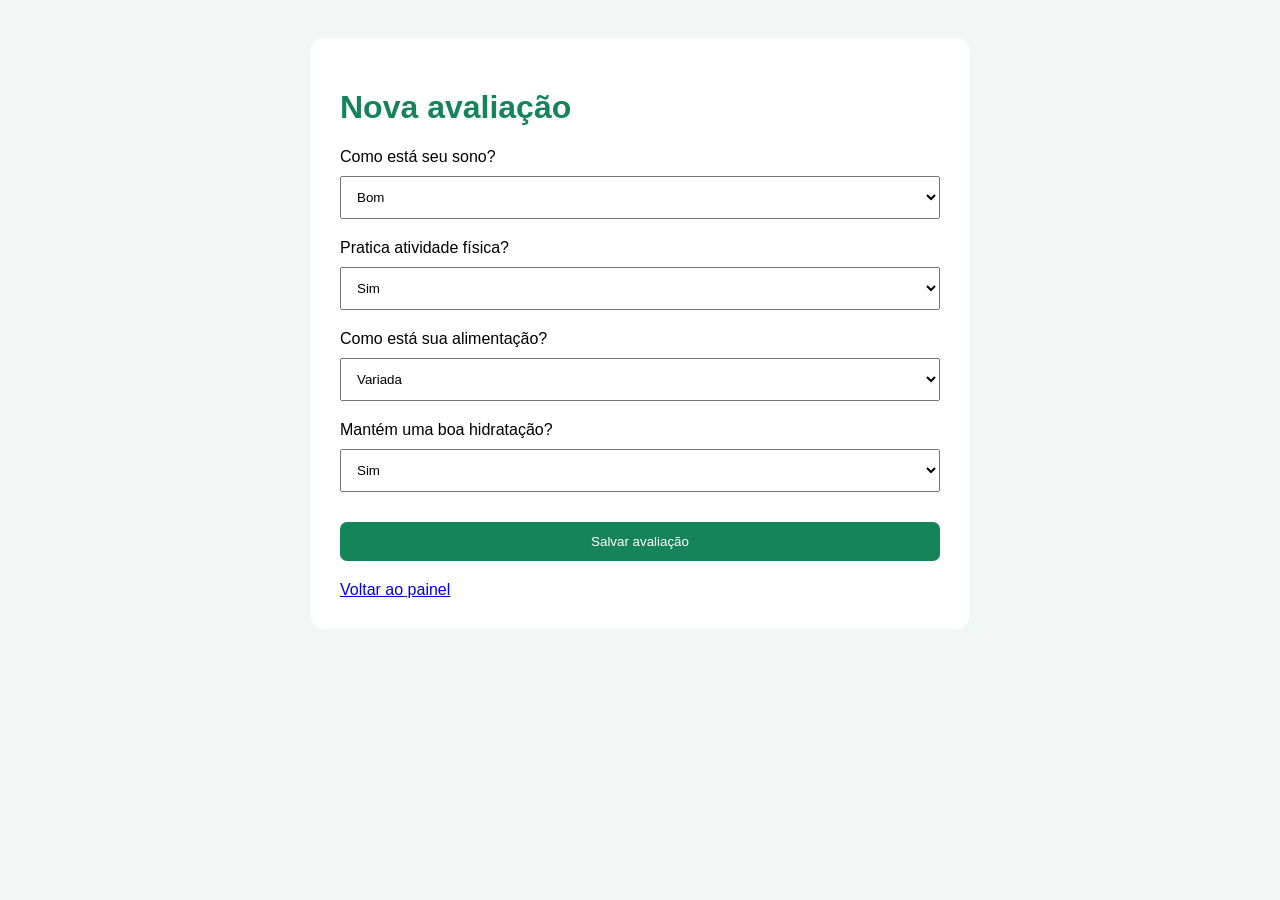
<file: templates/avaliacao.html>
<!DOCTYPE html>
<html lang="pt-BR">
<head>
    <meta charset="UTF-8">
    <meta name="viewport" content="width=device-width, initial-scale=1.0">
    <title>Nova avaliação | Saúde em Dia</title>
    <style>
        body {
            font-family: Arial, sans-serif;
            background: #f0f7f4;
            padding: 30px;
        }
        .container {
            max-width: 600px;
            margin: auto;
            background: white;
            padding: 30px;
            border-radius: 15px;
        }
        h1 { color: #16845b; }
        select, button {
            width: 100%;
            padding: 12px;
            margin: 10px 0 20px;
        }
        button {
            background: #16845b;
            color: white;
            border: 0;
            border-radius: 7px;
        }
    </style>
</head>
<body>
<div class="container">
    <h1>Nova avaliação</h1>

    <form method="POST">
        <label>Como está seu sono?</label>
        <select name="sono" required>
            <option value="bom">Bom</option>
            <option value="ruim">Pode melhorar</option>
        </select>

        <label>Pratica atividade física?</label>
        <select name="atividade" required>
            <option value="sim">Sim</option>
            <option value="nao">Não</option>
        </select>

        <label>Como está sua alimentação?</label>
        <select name="alimentacao" required>
            <option value="boa">Variada</option>
            <option value="ruim">Pode melhorar</option>
        </select>

        <label>Mantém uma boa hidratação?</label>
        <select name="agua" required>
            <option value="sim">Sim</option>
            <option value="nao">Não</option>
        </select>

        <button type="submit">Salvar avaliação</button>
    </form>

    <a href="/painel">Voltar ao painel</a>
</div>
</body>
</html>
</file>
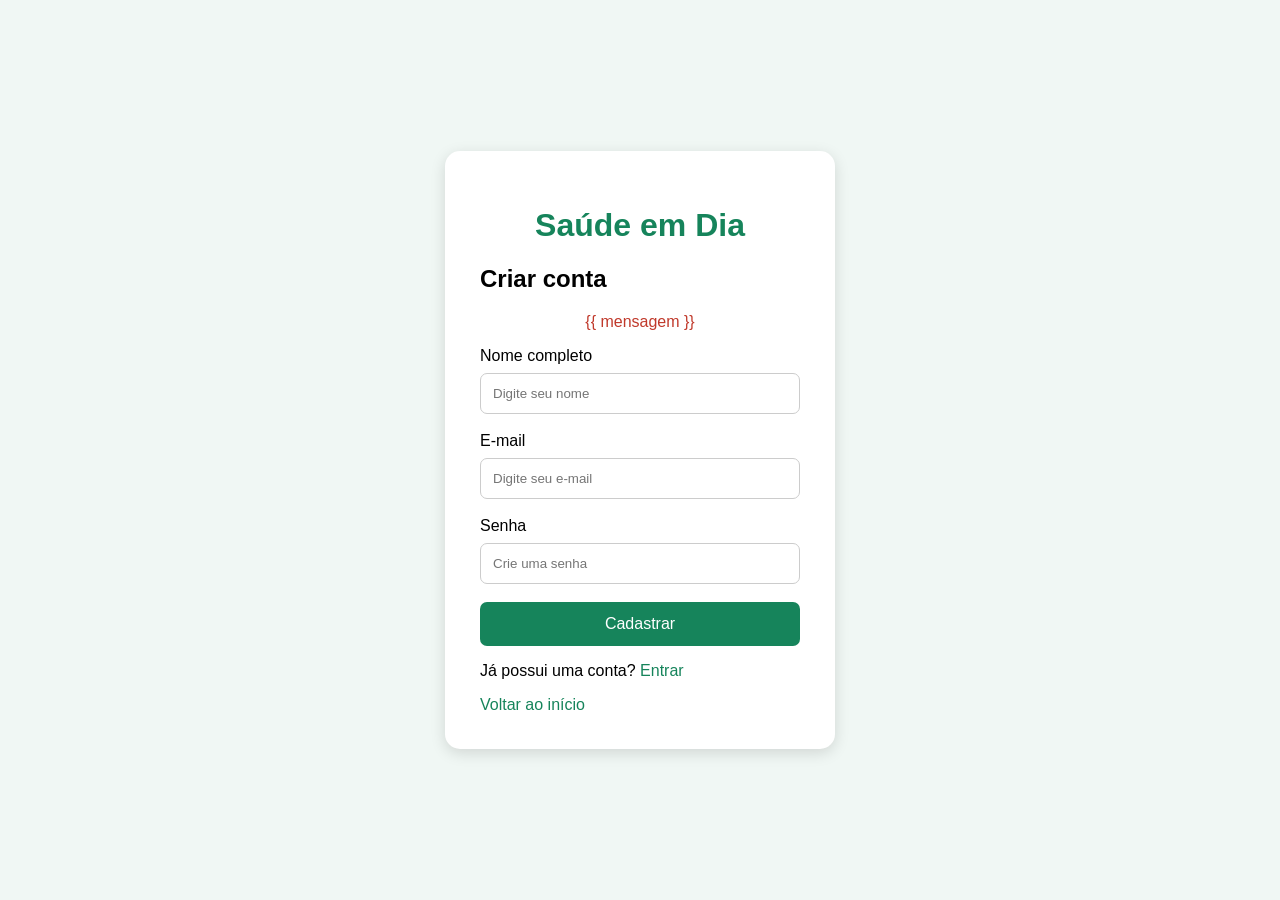
<file: templates/cadastro.html>
<!DOCTYPE html>
<html lang="pt-BR">
<head>
    <meta charset="UTF-8">
    <meta name="viewport" content="width=device-width, initial-scale=1.0">
    <title>Criar conta | Saúde em Dia</title>

    <style>
        body {
            font-family: Arial, sans-serif;
            background: #f0f7f4;
            display: flex;
            justify-content: center;
            align-items: center;
            min-height: 100vh;
            margin: 0;
        }

        .container {
            background: white;
            padding: 35px;
            border-radius: 15px;
            width: 320px;
            box-shadow: 0 4px 15px #0002;
        }

        h1 {
            color: #16845b;
            text-align: center;
        }

        input {
            width: 100%;
            padding: 12px;
            margin: 8px 0 18px;
            box-sizing: border-box;
            border: 1px solid #ccc;
            border-radius: 7px;
        }

        button {
            width: 100%;
            padding: 13px;
            background: #16845b;
            color: white;
            border: none;
            border-radius: 7px;
            cursor: pointer;
            font-size: 16px;
        }

        button:hover {
            background: #106b49;
        }

        a {
            color: #16845b;
            text-decoration: none;
        }

        .mensagem {
            color: #c0392b;
            text-align: center;
        }
    </style>
</head>

<body>

    <div class="container">

        <h1>Saúde em Dia</h1>
        <h2>Criar conta</h2>

        <p class="mensagem">{{ mensagem }}</p>

        <form method="POST">

            <label>Nome completo</label>
            <input type="text" name="nome" placeholder="Digite seu nome" required>

            <label>E-mail</label>
            <input type="email" name="email" placeholder="Digite seu e-mail" required>

            <label>Senha</label>
            <input type="password" name="senha" placeholder="Crie uma senha" required>

            <button type="submit">Cadastrar</button>

        </form>

        <p>Já possui uma conta? <a href="/login">Entrar</a></p>

        <a href="/">Voltar ao início</a>

    </div>

</body>
</html>
</file>
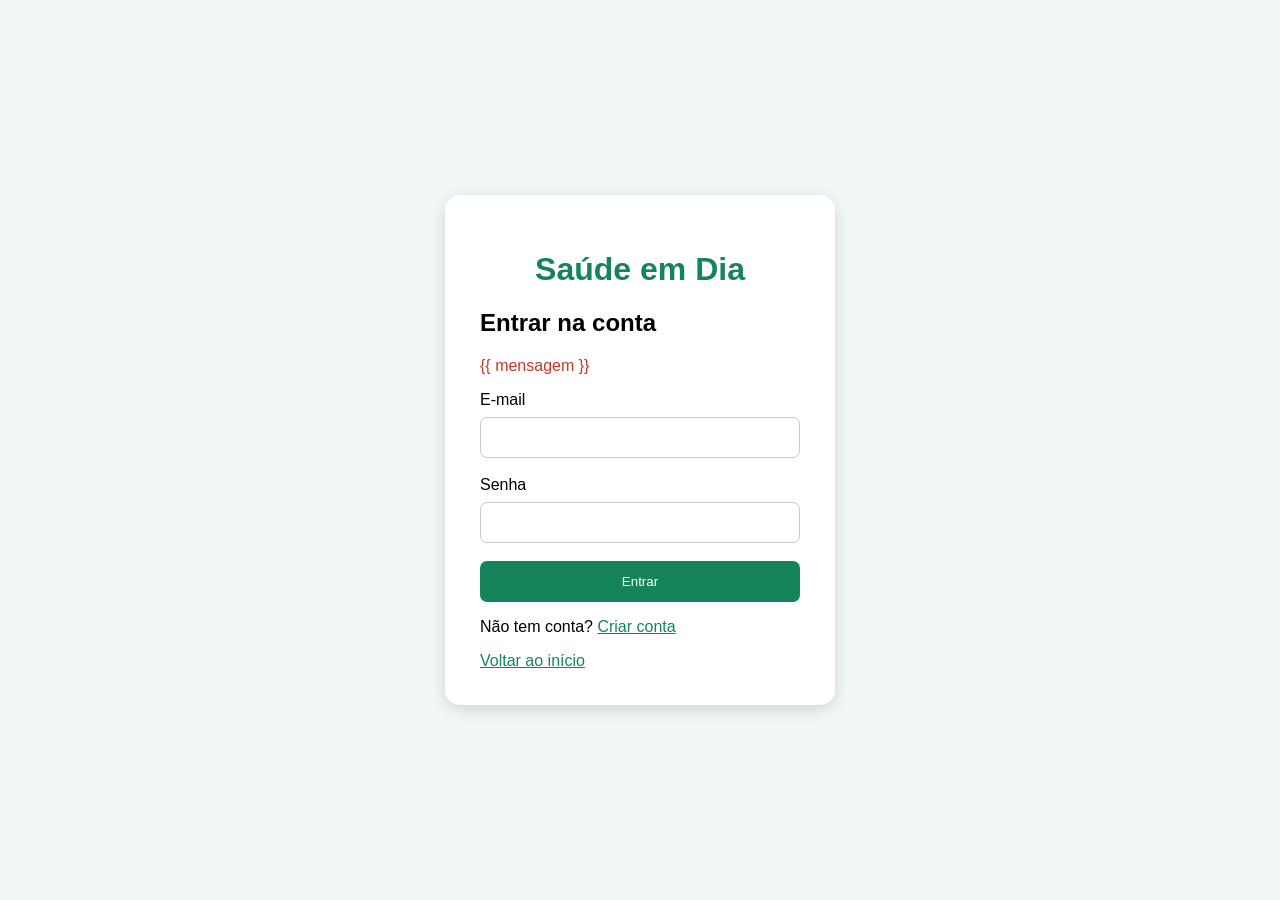
<file: templates/login.html>
<!DOCTYPE html>
<html lang="pt-BR">
<head>
    <meta charset="UTF-8">
    <meta name="viewport" content="width=device-width, initial-scale=1.0">
    <title>Entrar | Saúde em Dia</title>

    <style>
        body {
            font-family: Arial, sans-serif;
            background: #f0f7f4;
            display: flex;
            justify-content: center;
            align-items: center;
            min-height: 100vh;
            margin: 0;
        }

        .container {
            background: white;
            padding: 35px;
            border-radius: 15px;
            width: 320px;
            box-shadow: 0 4px 15px #0002;
        }

        h1 { color: #16845b; text-align: center; }

        input {
            width: 100%;
            padding: 12px;
            margin: 8px 0 18px;
            box-sizing: border-box;
            border: 1px solid #ccc;
            border-radius: 7px;
        }

        button {
            width: 100%;
            padding: 13px;
            background: #16845b;
            color: white;
            border: none;
            border-radius: 7px;
            cursor: pointer;
        }

        a { color: #16845b; }

        .mensagem { color: #c0392b; }
    </style>
</head>

<body>
    <div class="container">
        <h1>Saúde em Dia</h1>
        <h2>Entrar na conta</h2>

        <p class="mensagem">{{ mensagem }}</p>

        <form method="POST">
            <label>E-mail</label>
            <input type="email" name="email" required>

            <label>Senha</label>
            <input type="password" name="senha" required>

            <button type="submit">Entrar</button>
        </form>

        <p>Não tem conta? <a href="/cadastro">Criar conta</a></p>
        <a href="/">Voltar ao início</a>
    </div>
</body>
</html>
</file>
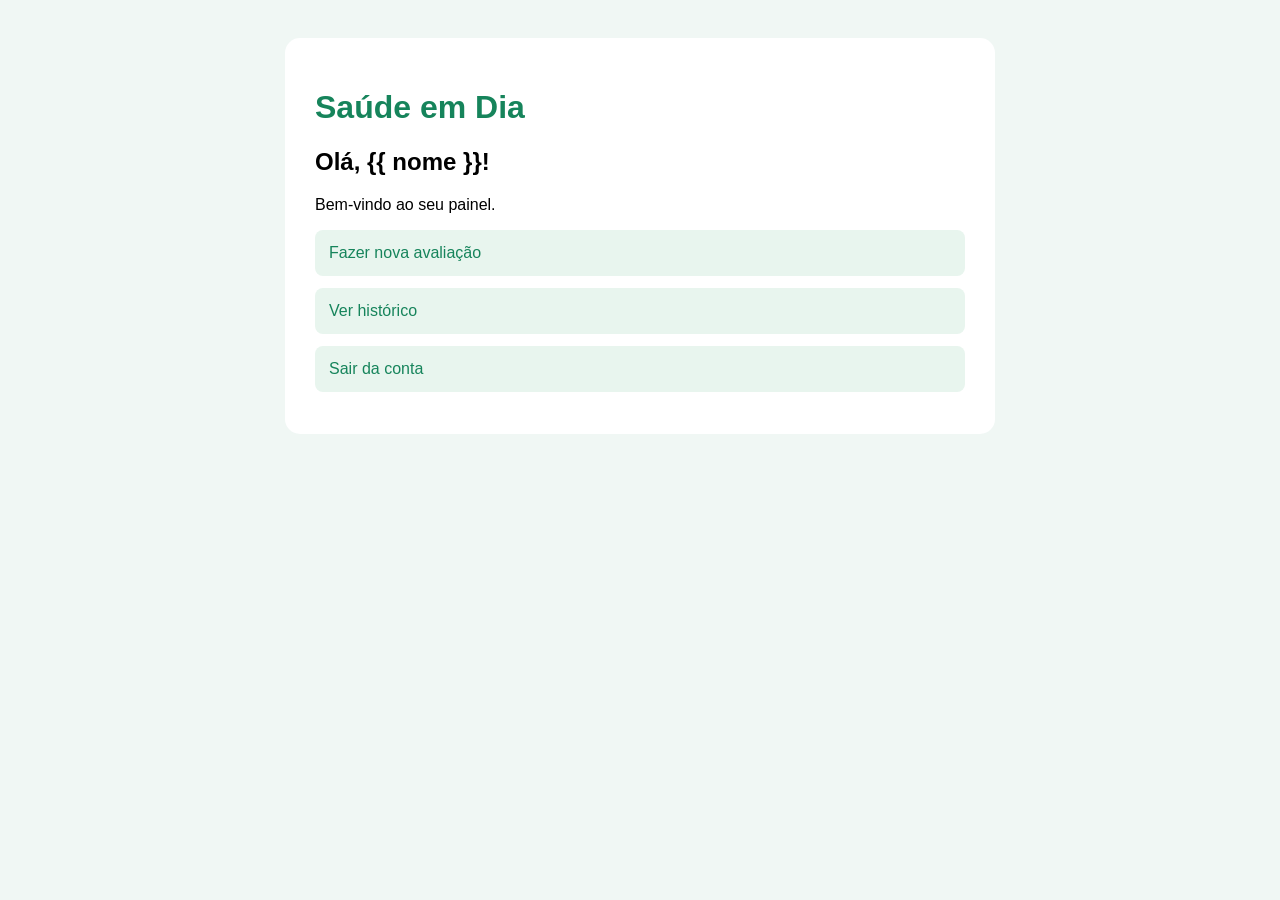
<file: templates/painel.html>
<!DOCTYPE html>
<html lang="pt-BR">
<head>
    <meta charset="UTF-8">
    <meta name="viewport" content="width=device-width, initial-scale=1.0">
    <title>Painel | Saúde em Dia</title>
    <style>
        body {
            font-family: Arial, sans-serif;
            background: #f0f7f4;
            padding: 30px;
        }
        .container {
            max-width: 650px;
            margin: auto;
            background: white;
            padding: 30px;
            border-radius: 15px;
        }
        h1 { color: #16845b; }
        a {
            display: block;
            padding: 14px;
            margin: 12px 0;
            background: #e8f5ee;
            color: #16845b;
            text-decoration: none;
            border-radius: 8px;
        }
    </style>
</head>
<body>
    <div class="container">
        <h1>Saúde em Dia</h1>
        <h2>Olá, {{ nome }}!</h2>
        <p>Bem-vindo ao seu painel.</p>

        <a href="/avaliacao">Fazer nova avaliação</a>
        <a href="/historico">Ver histórico</a>
        <a href="/sair">Sair da conta</a>
    </div>
</body>
</html>
</file>
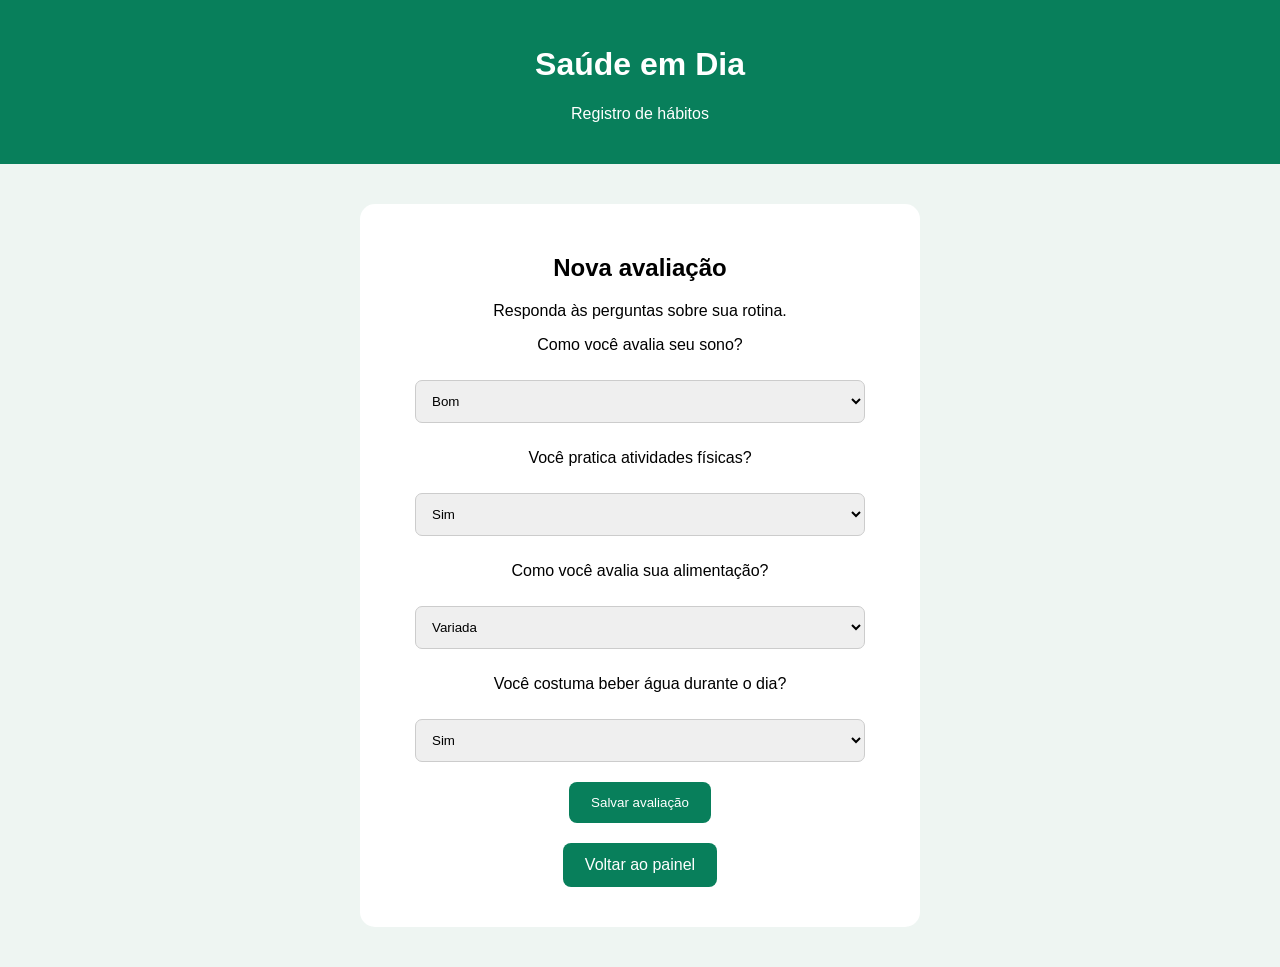
<file: static/templates/avaliacao.html>
<!DOCTYPE html>
<html lang="pt-BR">
<head>
    <meta charset="UTF-8">
    <meta name="viewport" content="width=device-width, initial-scale=1.0">
    <title>Nova avaliação - Saúde em Dia</title>

    <style>
        body {
            font-family: Arial, sans-serif;
            background: #eef5f2;
            margin: 0;
            text-align: center;
        }

        header {
            background: #087f5b;
            color: white;
            padding: 25px;
        }

        main {
            background: white;
            max-width: 500px;
            margin: 40px auto;
            padding: 30px;
            border-radius: 15px;
        }

        select {
            width: 90%;
            padding: 12px;
            margin: 10px;
            border: 1px solid #ccc;
            border-radius: 7px;
        }

        button, a {
            display: inline-block;
            background: #087f5b;
            color: white;
            padding: 13px 22px;
            margin: 10px;
            border: none;
            border-radius: 8px;
            text-decoration: none;
            cursor: pointer;
        }
    </style>
</head>

<body>

<header>
    <h1>Saúde em Dia</h1>
    <p>Registro de hábitos</p>
</header>

<main>
    <h2>Nova avaliação</h2>
    <p>Responda às perguntas sobre sua rotina.</p>

    <form method="POST">

        <p>Como você avalia seu sono?</p>
        <select name="sono" required>
            <option value="bom">Bom</option>
            <option value="melhorar">Pode melhorar</option>
        </select>

        <p>Você pratica atividades físicas?</p>
        <select name="atividade" required>
            <option value="sim">Sim</option>
            <option value="nao">Não</option>
        </select>

        <p>Como você avalia sua alimentação?</p>
        <select name="alimentacao" required>
            <option value="boa">Variada</option>
            <option value="melhorar">Quero melhorar</option>
        </select>

        <p>Você costuma beber água durante o dia?</p>
        <select name="agua" required>
            <option value="sim">Sim</option>
            <option value="nao">Não</option>
        </select>

        <br>

        <button type="submit">Salvar avaliação</button>
    </form>

    <a href="/painel">Voltar ao painel</a>
</main>

</body>
</html>
</file>
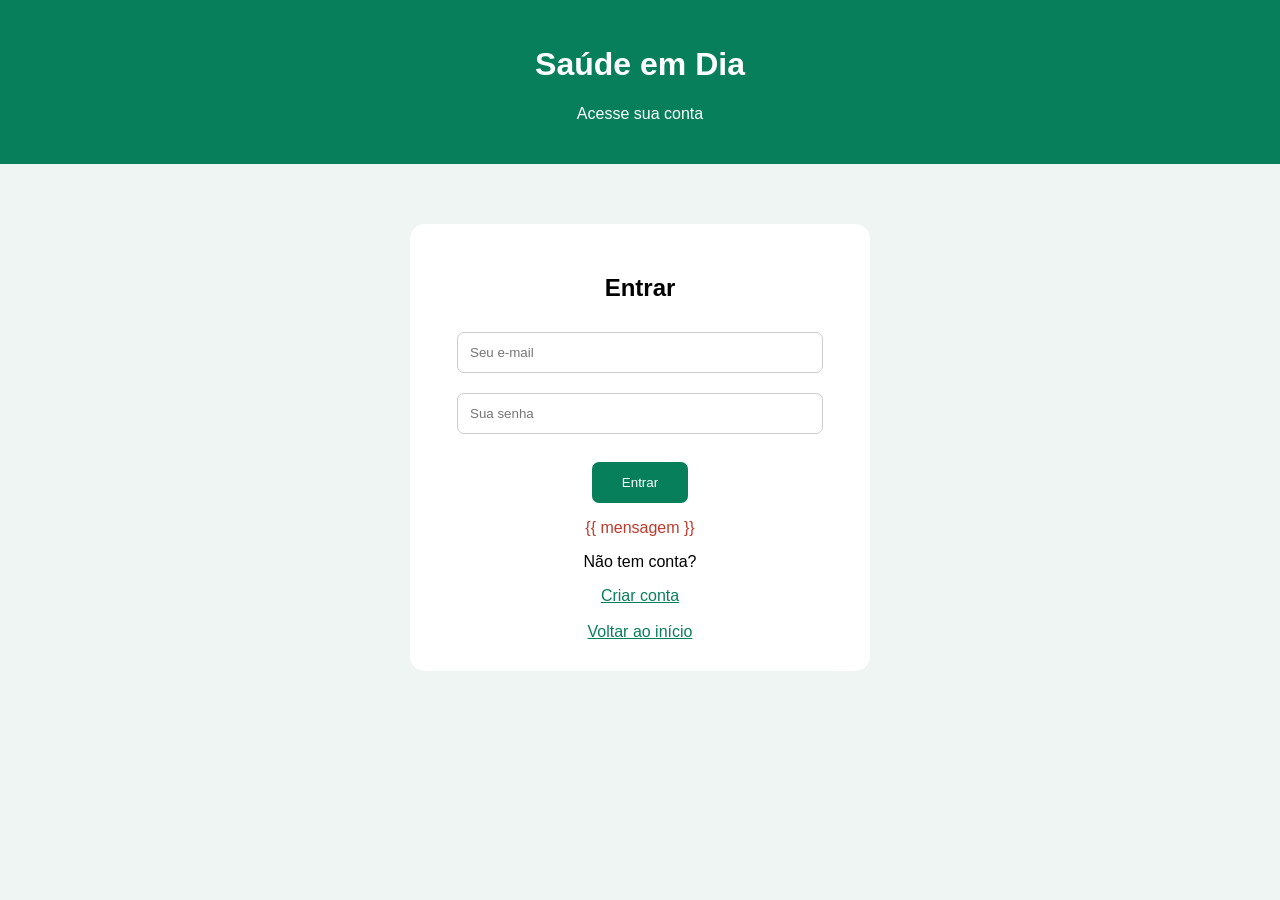
<file: static/templates/login.html>
<!DOCTYPE html>
<html lang="pt-BR">
<head>
    <meta charset="UTF-8">
    <meta name="viewport" content="width=device-width, initial-scale=1.0">
    <title>Entrar - Saúde em Dia</title>

    <style>
        body {
            font-family: Arial, sans-serif;
            background: #eef5f2;
            margin: 0;
            text-align: center;
        }

        header {
            background: #087f5b;
            color: white;
            padding: 25px;
        }

        main {
            background: white;
            max-width: 400px;
            margin: 60px auto;
            padding: 30px;
            border-radius: 15px;
        }

        input {
            width: 85%;
            padding: 12px;
            margin: 10px;
            border: 1px solid #ccc;
            border-radius: 7px;
        }

        button {
            background: #087f5b;
            color: white;
            padding: 13px 30px;
            border: none;
            border-radius: 7px;
            cursor: pointer;
        }

        a {
            color: #087f5b;
        }

        .mensagem {
            color: #c0392b;
        }
    </style>
</head>

<body>

<header>
    <h1>Saúde em Dia</h1>
    <p>Acesse sua conta</p>
</header>

<main>
    <h2>Entrar</h2>

    <form method="POST">
        <input
            type="email"
            name="email"
            placeholder="Seu e-mail"
            required
        >

        <input
            type="password"
            name="senha"
            placeholder="Sua senha"
            required
        >

        <br><br>

        <button type="submit">Entrar</button>
    </form>

    <p class="mensagem">{{ mensagem }}</p>

    <p>Não tem conta?</p>
    <a href="/cadastro">Criar conta</a>

    <br><br>
    <a href="/">Voltar ao início</a>
</main>

</body>
</html>
</file>
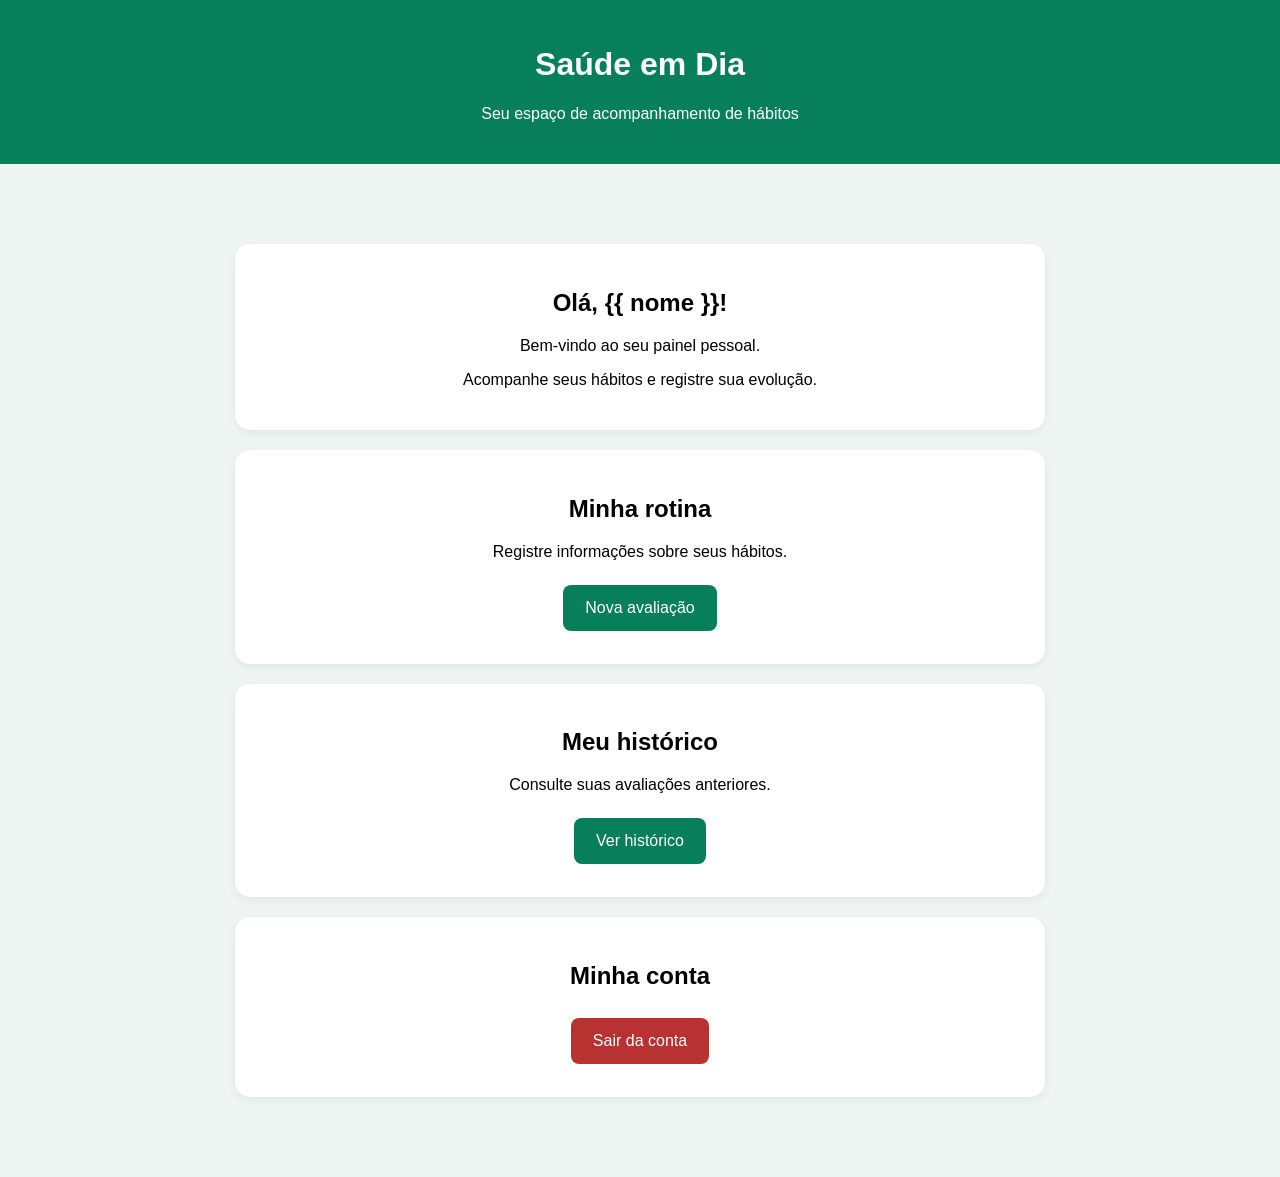
<file: static/templates/painel.html>
<!DOCTYPE html>
<html lang="pt-BR">
<head>
    <meta charset="UTF-8">
    <meta name="viewport" content="width=device-width, initial-scale=1.0">
    <title>Painel - Saúde em Dia</title>

    <style>
        body {
            font-family: Arial, sans-serif;
            background: #eef5f2;
            margin: 0;
            text-align: center;
        }

        header {
            background: #087f5b;
            color: white;
            padding: 25px;
        }

        main {
            max-width: 850px;
            margin: 40px auto;
            padding: 20px;
        }

        .card {
            background: white;
            padding: 25px;
            margin: 20px;
            border-radius: 15px;
            box-shadow: 0 3px 10px #00000010;
        }

        a {
            display: inline-block;
            background: #087f5b;
            color: white;
            padding: 14px 22px;
            margin: 8px;
            border-radius: 8px;
            text-decoration: none;
        }

        .sair {
            background: #b83232;
        }
    </style>
</head>

<body>

<header>
    <h1>Saúde em Dia</h1>
    <p>Seu espaço de acompanhamento de hábitos</p>
</header>

<main>

    <div class="card">
        <h2>Olá, {{ nome }}!</h2>
        <p>Bem-vindo ao seu painel pessoal.</p>
        <p>Acompanhe seus hábitos e registre sua evolução.</p>
    </div>

    <div class="card">
        <h2>Minha rotina</h2>
        <p>Registre informações sobre seus hábitos.</p>
        <a href="/avaliacao">Nova avaliação</a>
    </div>

    <div class="card">
        <h2>Meu histórico</h2>
        <p>Consulte suas avaliações anteriores.</p>
        <a href="/historico">Ver histórico</a>
    </div>

    <div class="card">
        <h2>Minha conta</h2>
        <a href="/sair" class="sair">Sair da conta</a>
    </div>

</main>

</body>
</html>
</file>
